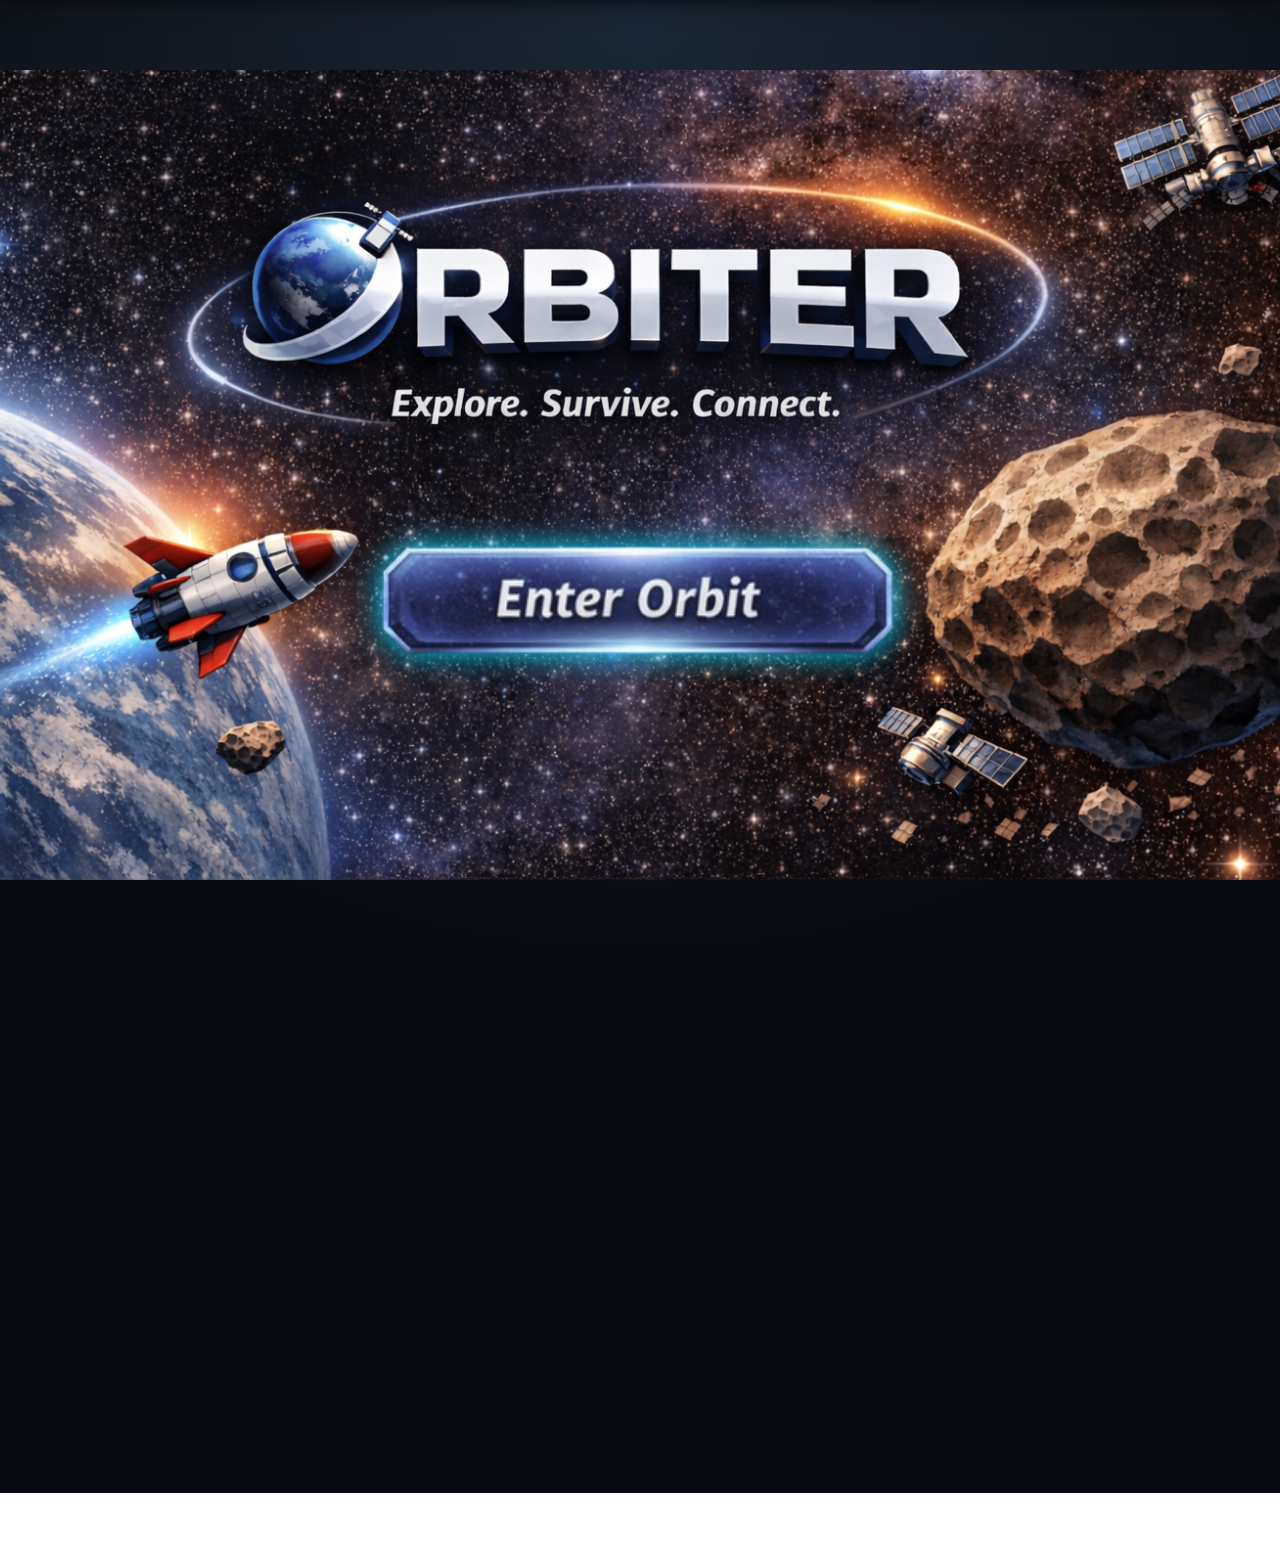
<file: index.html>
<!DOCTYPE html>
<html lang="en">
<head>
    <meta charset="UTF-8">
    <meta name="viewport" content="width=device-width, initial-scale=1.0">
    <title>Orbiter – Home</title>
    <link rel="icon" type="image/png" href="favicon.png">
    <link rel="stylesheet" href="styles.css">
    <button onclick="topFunction()" id="myBtn" title="Go to top">Top</button>
</head>
<script>
function startOrbiter() {
    document.body.classList.add('start');

    setTimeout(() => {
        document.getElementById('main-section')
            .scrollIntoView({ behavior: 'smooth' });
    }, 300);
}
</script>

<body class = "home">

<nav>
    <ul>
        <li class="brand">
            <a href="index.html">
                <img src="logo.png" class="logo">
                <span class="brand-text"></span>
            </a>
        </li>

                    <li><a href="index.html">Home</a></li>
            <li><a href="game.html">Game</a></li>
            <li><a href="details.html">Information</a></li>
            <li><a href="abs.html">About Us</a></li>
            <li><a href="cb.html" class="active">Chatbox</a></li>
    </ul>
</nav>

<!-- HERO SECTION -->
<section class="hero" id="hero">
    <img src="button.png" class="enter-img"
     onclick="startOrbiter()">
</section>

<!-- MAIN SECTION -->
<section class="section" id="main-section">
    <div class="spaceship">🚀</div>
    <h1>ORBITER</h1>
    <p class="changeable">Explore. Survive. Connect.</p>
    <p class="changeable">A space arcade experience built by Advit and Shaurya.</p>
    <p class="changeable">Dodge asteroids, collect coins, and travel deep into the cosmos.</p>
    <p class="changeable">Generated for 2026 DevPost hackathon.</p>
    
</section>

<button id="scrollTopBtn">↑</button>
<script>
const scrollBtn = document.getElementById("scrollTopBtn");

window.addEventListener("scroll", () => {
    if (window.scrollY > 300) {
        scrollBtn.classList.add("show");
    } else {
        scrollBtn.classList.remove("show");
    }
});

scrollBtn.addEventListener("click", () => {
    window.scrollTo({
        top: 0,
        behavior: "smooth"
    });
});
</script>

</body>
</html>
</file>
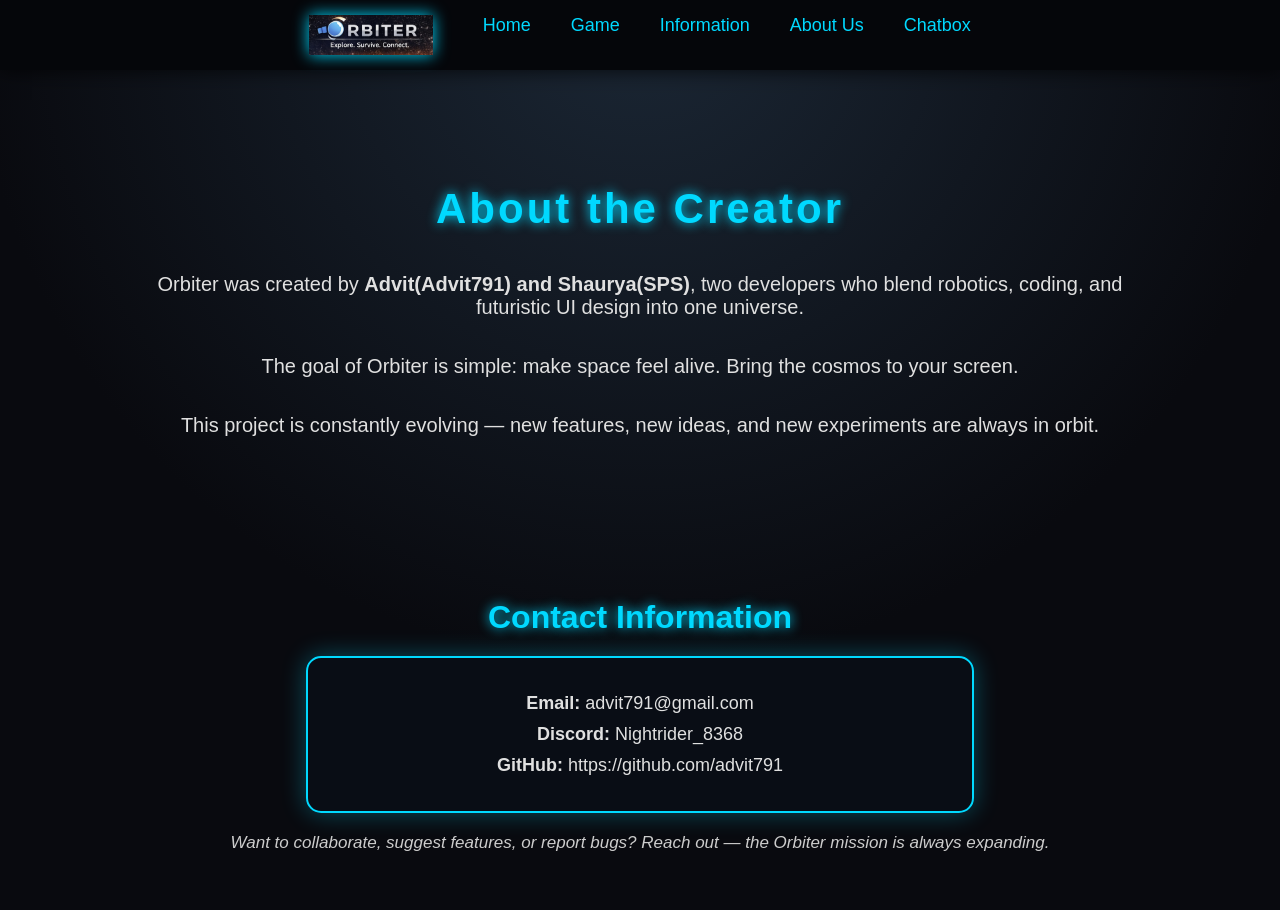
<file: abs.html>
<!DOCTYPE html>
<html lang="en">
<head>
    <meta charset="UTF-8">
    <meta name="viewport" content="width=device-width, initial-scale=1.0">
    <title>Orbiter – About Us</title>
    <link rel="icon" type="image/png" href="favicon.png">
    <link rel="stylesheet" href="styles.css">
</head>
<body>

<nav>
    <ul>
        <li class="brand">
            <a href="index.html">
                <img src="logo.png" class="logo">
                <span class="brand-text"></span>
            </a>
        </li>

                    <li><a href="index.html">Home</a></li>
            <li><a href="game.html">Game</a></li>
            <li><a href="details.html">Information</a></li>
            <li><a href="abs.html">About Us</a></li>
            <li><a href="cb.html" class="active">Chatbox</a></li>
    </ul>
</nav>
<section class="section">
    <h1>About the Creator</h1>

    <p class="changeable">
        Orbiter was created by <strong>Advit(Advit791) and Shaurya(SPS)</strong>, two developers who blend robotics, coding, and futuristic UI design into one universe.
    </p>

    <p class="changeable">
        The goal of Orbiter is simple: make space feel alive.  
        Bring the cosmos to your screen.
    </p>

    <p class="changeable">
        This project is constantly evolving — new features, new ideas, and new experiments are always in orbit.
    </p>
</section>

<section class="contact-section">
    <h2>Contact Information</h2>

    <div class="contact-card">
        <p><strong>Email:</strong> advit791@gmail.com</p>
        <p><strong>Discord:</strong> Nightrider_8368</p>
        <p><strong>GitHub:</strong> https://github.com/advit791</p>
    </div>

    <p class="contact-note">
        Want to collaborate, suggest features, or report bugs?  
        Reach out — the Orbiter mission is always expanding.
    </p>
</section>
<button id="scrollTopBtn">↑</button>
<script>
const scrollBtn = document.getElementById("scrollTopBtn");

window.addEventListener("scroll", () => {
    if (window.scrollY > 300) {
        scrollBtn.classList.add("show");
    } else {
        scrollBtn.classList.remove("show");
    }
});

scrollBtn.addEventListener("click", () => {
    window.scrollTo({
        top: 0,
        behavior: "smooth"
    });
});
</script>
</body>
</html>
</file>
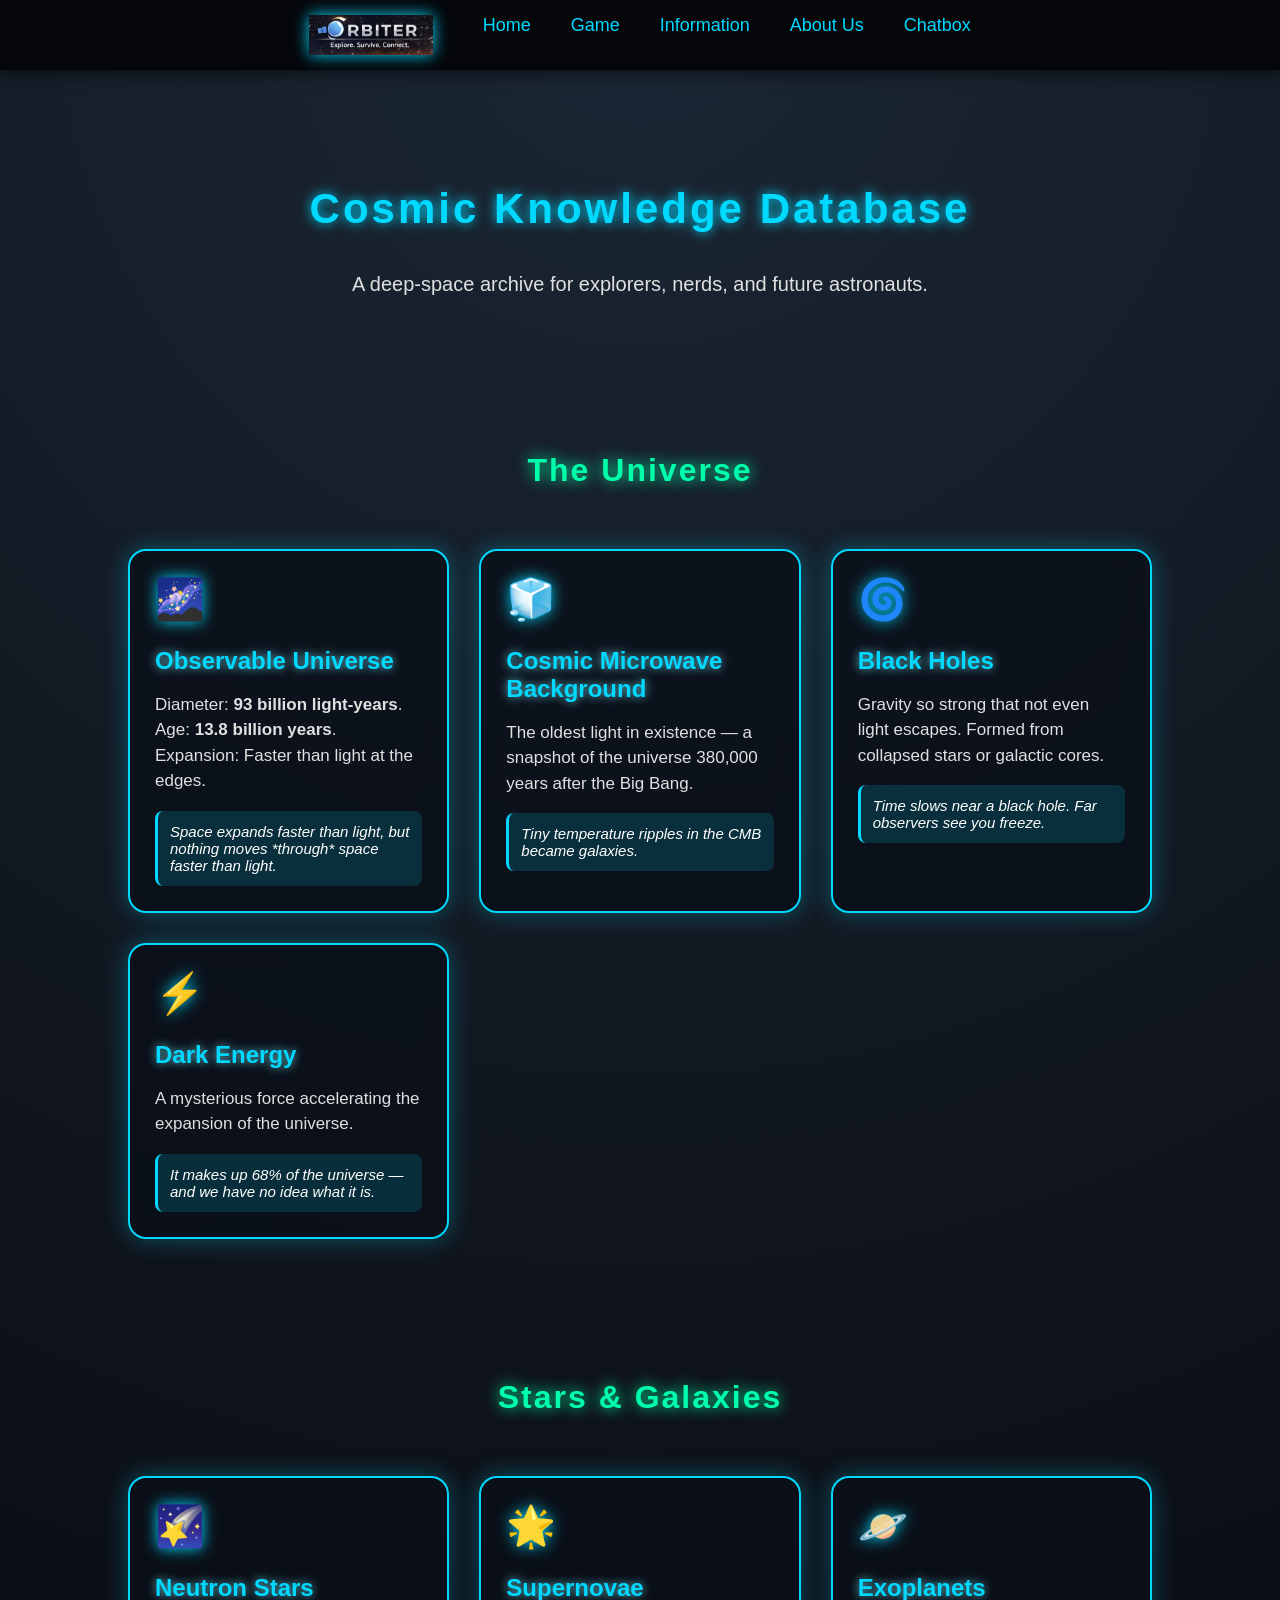
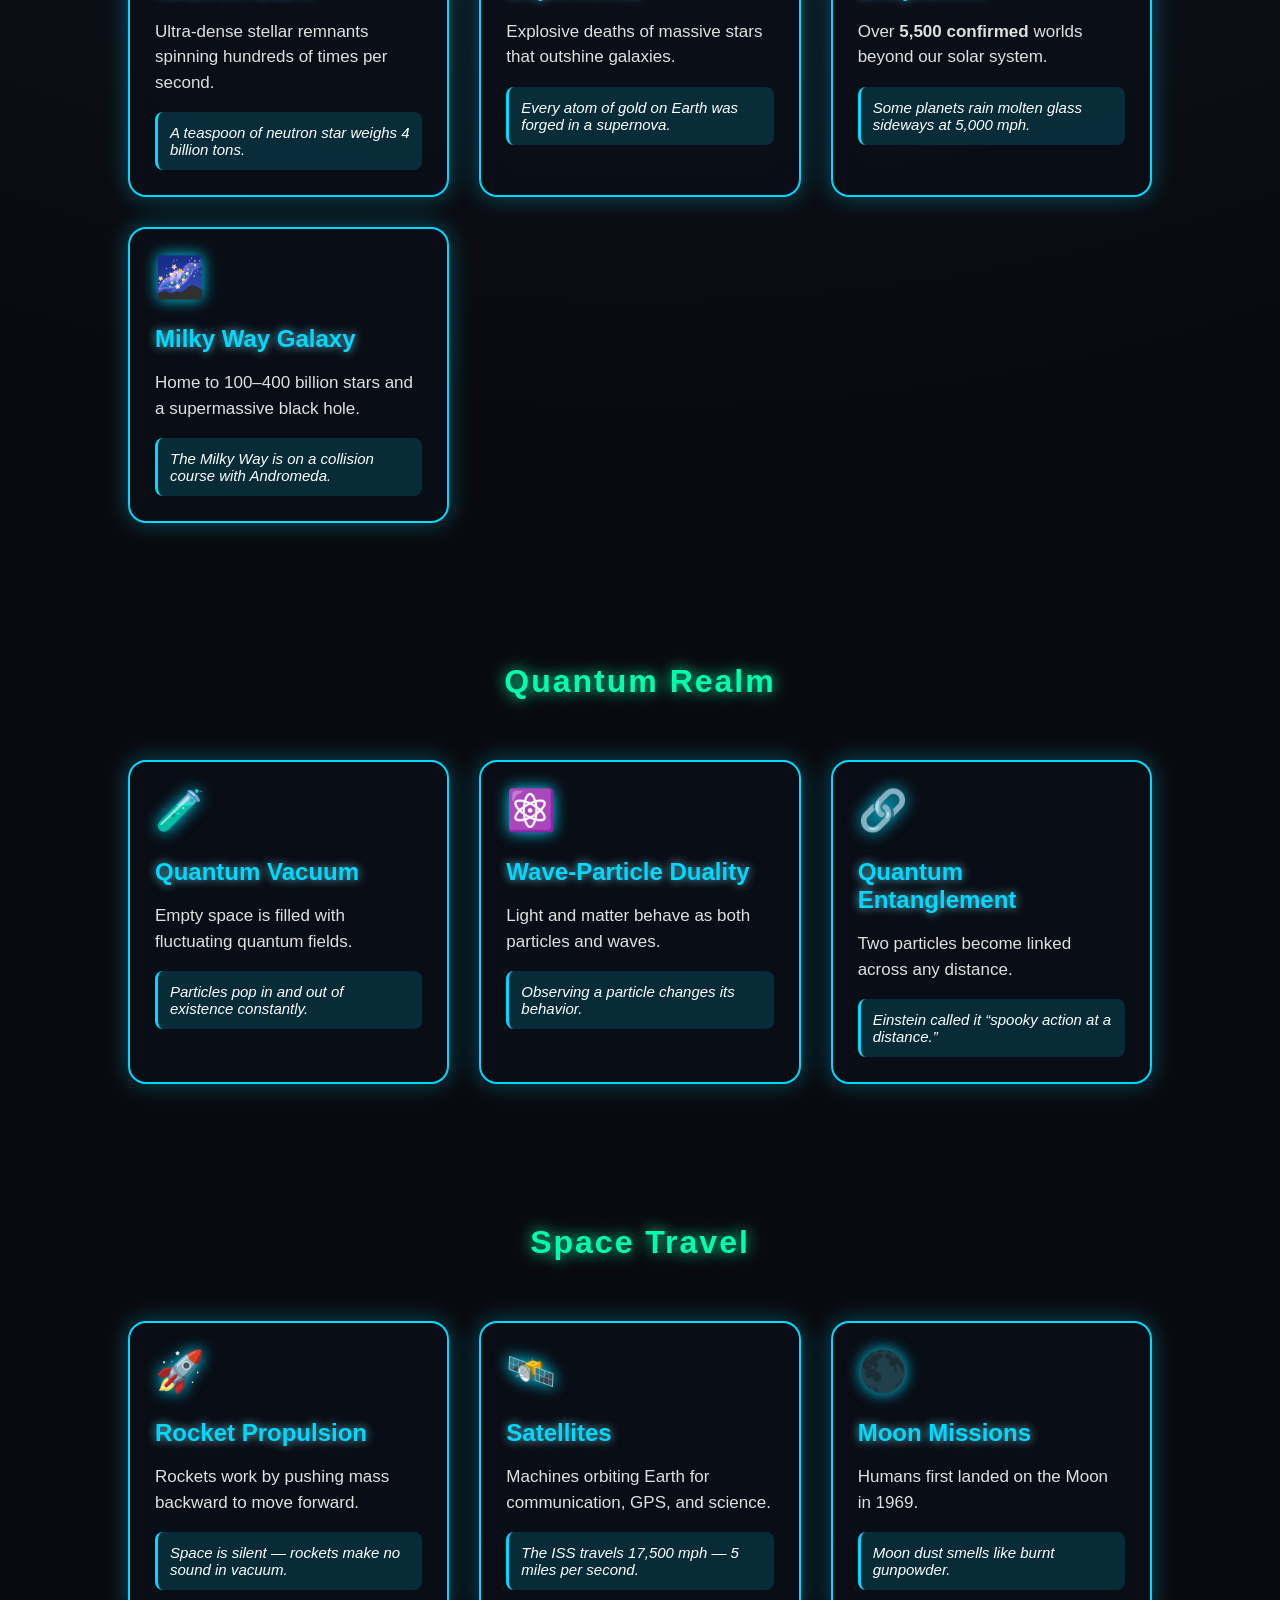
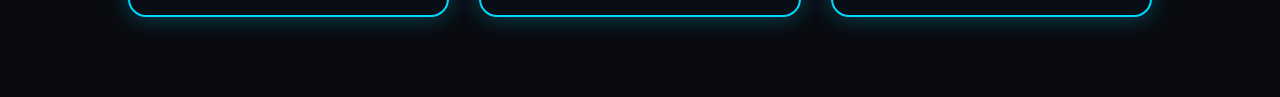
<file: details.html>
<!DOCTYPE html>
<html lang="en">
<head>
    <meta charset="UTF-8">
    <meta name="viewport" content="width=device-width, initial-scale=1.0">
    <title>Orbiter – Information</title>
    <link rel="stylesheet" href="styles.css">
</head>
<body>

<nav>
    <ul>
        <li class="brand">
            <a href="index.html">
                <img src="logo.png" class="logo">
                <span class="brand-text"></span>
            </a>
        </li>

                   <li><a href="index.html">Home</a></li>
            <li><a href="game.html">Game</a></li>
            <li><a href="details.html">Information</a></li>
            <li><a href="abs.html">About Us</a></li>
            <li><a href="cb.html" class="active">Chatbox</a></li>
    </ul>
</nav>

<section class="section">
    <h1>Cosmic Knowledge Database</h1>
    <p class="changeable">A deep‑space archive for explorers, nerds, and future astronauts.</p>
</section>

<!-- ===========================
     CATEGORY: THE UNIVERSE
     =========================== -->
<h2 class="category-title">The Universe</h2>
<section class="universe-database">

    <div class="data-card">
        <div class="icon">🌌</div>
        <h3>Observable Universe</h3>
        <p>
            Diameter: <strong>93 billion light‑years</strong>.  
            Age: <strong>13.8 billion years</strong>.  
            Expansion: Faster than light at the edges.
        </p>
        <div class="microfact">
            Space expands faster than light, but nothing moves *through* space faster than light.
        </div>
    </div>

    <div class="data-card">
        <div class="icon">🧊</div>
        <h3>Cosmic Microwave Background</h3>
        <p>
            The oldest light in existence — a snapshot of the universe 380,000 years after the Big Bang.
        </p>
        <div class="microfact">
            Tiny temperature ripples in the CMB became galaxies.
        </div>
    </div>

    <div class="data-card">
        <div class="icon">🌀</div>
        <h3>Black Holes</h3>
        <p>
            Gravity so strong that not even light escapes. Formed from collapsed stars or galactic cores.
        </p>
        <div class="microfact">
            Time slows near a black hole. Far observers see you freeze.
        </div>
    </div>

    <div class="data-card">
        <div class="icon">⚡</div>
        <h3>Dark Energy</h3>
        <p>
            A mysterious force accelerating the expansion of the universe.
        </p>
        <div class="microfact">
            It makes up 68% of the universe — and we have no idea what it is.
        </div>
    </div>

</section>

<!-- ===========================
     CATEGORY: STARS & GALAXIES
     =========================== -->
<h2 class="category-title">Stars & Galaxies</h2>
<section class="universe-database">

    <div class="data-card">
        <div class="icon">🌠</div>
        <h3>Neutron Stars</h3>
        <p>
            Ultra‑dense stellar remnants spinning hundreds of times per second.
        </p>
        <div class="microfact">
            A teaspoon of neutron star weighs 4 billion tons.
        </div>
    </div>

    <div class="data-card">
        <div class="icon">🌟</div>
        <h3>Supernovae</h3>
        <p>
            Explosive deaths of massive stars that outshine galaxies.
        </p>
        <div class="microfact">
            Every atom of gold on Earth was forged in a supernova.
        </div>
    </div>

    <div class="data-card">
        <div class="icon">🪐</div>
        <h3>Exoplanets</h3>
        <p>
            Over <strong>5,500 confirmed</strong> worlds beyond our solar system.
        </p>
        <div class="microfact">
            Some planets rain molten glass sideways at 5,000 mph.
        </div>
    </div>

    <div class="data-card">
        <div class="icon">🌌</div>
        <h3>Milky Way Galaxy</h3>
        <p>
            Home to 100–400 billion stars and a supermassive black hole.
        </p>
        <div class="microfact">
            The Milky Way is on a collision course with Andromeda.
        </div>
    </div>

</section>

<!-- ===========================
     CATEGORY: QUANTUM REALM
     =========================== -->
<h2 class="category-title">Quantum Realm</h2>
<section class="universe-database">

    <div class="data-card">
        <div class="icon">🧪</div>
        <h3>Quantum Vacuum</h3>
        <p>
            Empty space is filled with fluctuating quantum fields.
        </p>
        <div class="microfact">
            Particles pop in and out of existence constantly.
        </div>
    </div>

    <div class="data-card">
        <div class="icon">⚛️</div>
        <h3>Wave‑Particle Duality</h3>
        <p>
            Light and matter behave as both particles and waves.
        </p>
        <div class="microfact">
            Observing a particle changes its behavior.
        </div>
    </div>

    <div class="data-card">
        <div class="icon">🔗</div>
        <h3>Quantum Entanglement</h3>
        <p>
            Two particles become linked across any distance.
        </p>
        <div class="microfact">
            Einstein called it “spooky action at a distance.”
        </div>
    </div>

</section>

<!-- ===========================
     CATEGORY: SPACE TRAVEL
     =========================== -->
<h2 class="category-title">Space Travel</h2>
<section class="universe-database">

    <div class="data-card">
        <div class="icon">🚀</div>
        <h3>Rocket Propulsion</h3>
        <p>
            Rockets work by pushing mass backward to move forward.
        </p>
        <div class="microfact">
            Space is silent — rockets make no sound in vacuum.
        </div>
    </div>

    <div class="data-card">
        <div class="icon">🛰️</div>
        <h3>Satellites</h3>
        <p>
            Machines orbiting Earth for communication, GPS, and science.
        </p>
        <div class="microfact">
            The ISS travels 17,500 mph — 5 miles per second.
        </div>
    </div>

    <div class="data-card">
        <div class="icon">🌑</div>
        <h3>Moon Missions</h3>
        <p>
            Humans first landed on the Moon in 1969.
        </p>
        <div class="microfact">
            Moon dust smells like burnt gunpowder.
        </div>
    </div>

</section>
<button id="scrollTopBtn">↑</button>
<script>
const scrollBtn = document.getElementById("scrollTopBtn");

window.addEventListener("scroll", () => {
    if (window.scrollY > 300) {
        scrollBtn.classList.add("show");
    } else {
        scrollBtn.classList.remove("show");
    }
});

scrollBtn.addEventListener("click", () => {
    window.scrollTo({
        top: 0,
        behavior: "smooth"
    });
});
</script>
</body>
</html>
</file>
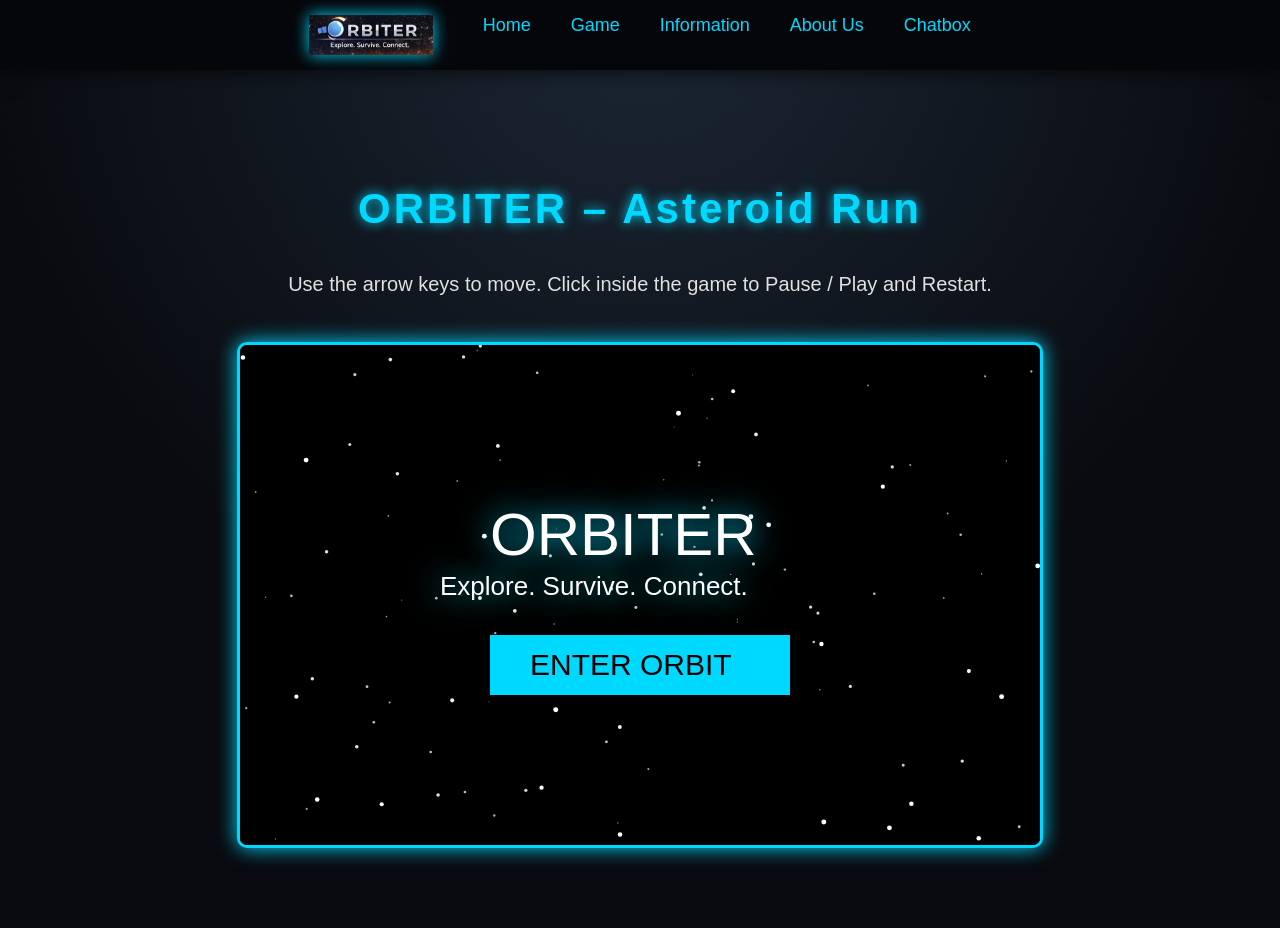
<file: game.html>
<!DOCTYPE html>
<html lang="en">
<head>
    <meta charset="UTF-8">
    <meta name="viewport" content="width=device-width, initial-scale=1.0">
    <title>Orbiter – Game</title>
    <link rel="icon" type="image/png" href="favicon.png">
    <link rel="stylesheet" href="styles.css">
</head>
<body>

<nav>
    <ul>
        <li class="brand">
            <a href="index.html">
                <img src="logo.png" class="logo">
                <span class="brand-text"></span>
            </a>
        </li>

                    <li><a href="index.html">Home</a></li>
            <li><a href="game.html">Game</a></li>
            <li><a href="details.html">Information</a></li>
            <li><a href="abs.html">About Us</a></li>
            <li><a href="cb.html" class="active">Chatbox</a></li>
    </ul>
</nav>

<section class="section" id="gameSection">
    <h1>ORBITER – Asteroid Run</h1>
    <p class="changeable">Use the arrow keys to move. Click inside the game to Pause / Play and Restart.</p>
    <canvas id="gameCanvas" width="800" height="500"></canvas>
</section>

<script src="game.js"></script>
<script>
window.onload = () => {
    document.getElementById("gameSection").scrollIntoView({ behavior: "smooth" });
};
</script>
<button id="scrollTopBtn">↑</button>
<script>
const scrollBtn = document.getElementById("scrollTopBtn");

window.addEventListener("scroll", () => {
    if (window.scrollY > 300) {
        scrollBtn.classList.add("show");
    } else {
        scrollBtn.classList.remove("show");
    }
});

scrollBtn.addEventListener("click", () => {
    window.scrollTo({
        top: 0,
        behavior: "smooth"
    });
});
</script>
</body>
</html>
</file>
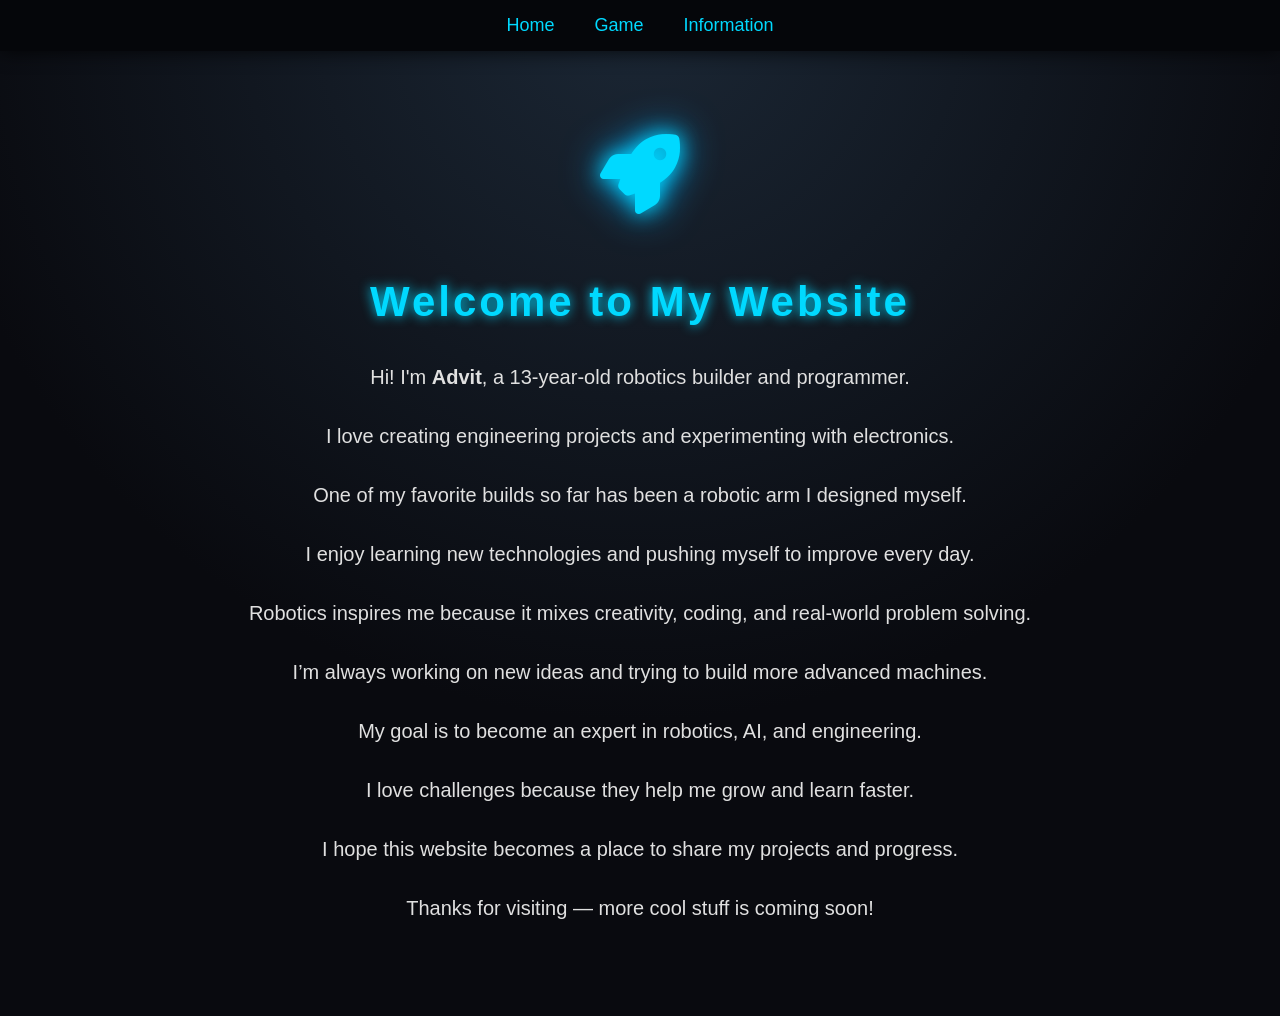
<file: home.html>
<!DOCTYPE html>
<html lang="en">
<head>
    <meta charset="UTF-8">
    <meta name="viewport" content="width=device-width, initial-scale=1.0">
    <title>Home - Advit's Website</title>
    <link rel="stylesheet" href="styles.css">

    <!-- Font Awesome for spaceship icon -->
    <link rel="stylesheet" href="https://cdnjs.cloudflare.com/ajax/libs/font-awesome/6.5.0/css/all.min.css">
</head>
<body>

    <nav>
        <ul>
            <li><a href="home.html">Home</a></li>
            <li><a href="game.html">Game</a></li>
            <li><a href="details.html">Information</a></li>
        </ul>
    </nav>

    <section class="section">

        <!-- 3D Spaceship Icon -->
        <div class="spaceship">
            <i class="fa-solid fa-rocket"></i>
        </div>

        <h1>Welcome to My Website</h1>

        <!-- CHANGEABLE TEXT 1 -->
        <p class="changeable">
            Hi! I'm <strong>Advit</strong>, a 13-year-old robotics builder and programmer.
        </p>

        <!-- CHANGEABLE TEXT 2 -->
        <p class="changeable">
            I love creating engineering projects and experimenting with electronics.
        </p>

        <!-- CHANGEABLE TEXT 3 -->
        <p class="changeable">
            One of my favorite builds so far has been a robotic arm I designed myself.
        </p>

        <!-- CHANGEABLE TEXT 4 -->
        <p class="changeable">
            I enjoy learning new technologies and pushing myself to improve every day.
        </p>

        <!-- CHANGEABLE TEXT 5 -->
        <p class="changeable">
            Robotics inspires me because it mixes creativity, coding, and real-world problem solving.
        </p>

        <!-- CHANGEABLE TEXT 6 -->
        <p class="changeable">
            I’m always working on new ideas and trying to build more advanced machines.
        </p>

        <!-- CHANGEABLE TEXT 7 -->
        <p class="changeable">
            My goal is to become an expert in robotics, AI, and engineering.
        </p>

        <!-- CHANGEABLE TEXT 8 -->
        <p class="changeable">
            I love challenges because they help me grow and learn faster.
        </p>

        <!-- CHANGEABLE TEXT 9 -->
        <p class="changeable">
            I hope this website becomes a place to share my projects and progress.
        </p>

        <!-- CHANGEABLE TEXT 10 -->
        <p class="changeable">
            Thanks for visiting — more cool stuff is coming soon!
        </p>

    </section>

</body>
</html>
</file>
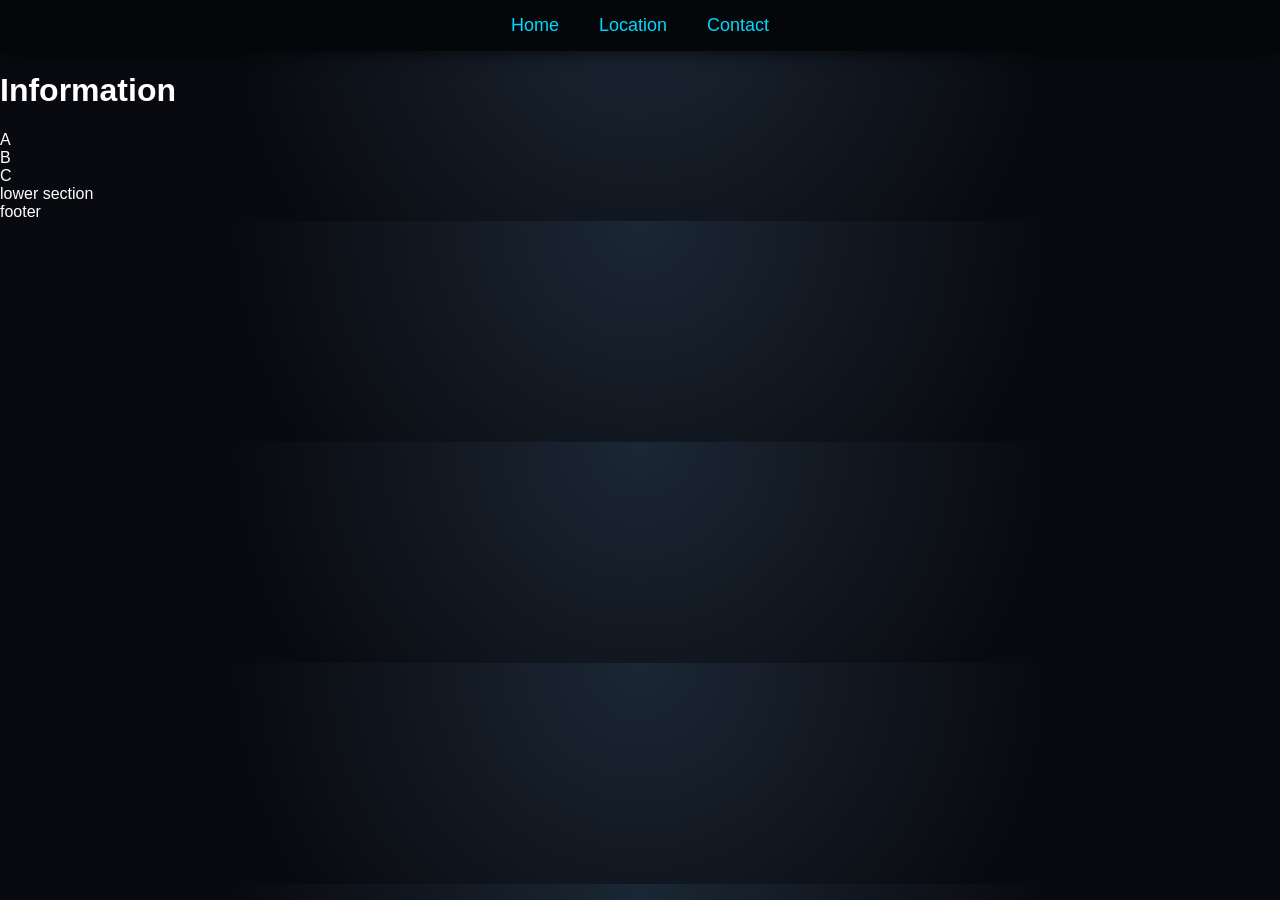
<file: location.html>
<!DOCTYPE html>
<html>
    <head>
        <title>My Page</title>
        <link rel="stylesheet" href="styles.css">
        
    </head>

    <body>
        <header><nav>
            <ul>
                <li><a href="index.html">Home</a></li>
                <li><a href="location.html">Location</a></li>
                <li><a href="contact.html">Contact</a></li>
            </ul>
        </nav><h1>Information
        </h1></header>
        <section><div>A</div>
        <Div>B</Div>
        <div>C</div>
        </section>
        <section>lower section </section>
        <footer>footer</footer>

</html>
</file>
<file: styles.css>
@import url('https://fonts.googleapis.com/css2?family=Orbitron:wght@400;700&display=swap');

/* ===========================
   GLOBAL
   =========================== */
body {
    margin: 0;
    font-family: 'Segoe UI', Tahoma, Geneva, Verdana, sans-serif;
    background: radial-gradient(circle at top, #1b2735 0, #090a0f 60%);
    color: white;
}

html, body {
    overflow-x: hidden;
}

/* ===========================
   NAVBAR
   =========================== */
nav {
    background: #05060a;
    padding: 15px 0;
    position: sticky;
    top: 0;
    z-index: 1000;
    box-shadow: 0 0 20px rgba(0,0,0,0.8);
}

nav ul {
    list-style: none;
    display: flex;
    justify-content: center;
    gap: 40px;
    padding: 0;
    margin: 0;
}

nav ul li a {
    color: #00d9ff;
    text-decoration: none;
    font-size: 18px;
    transition: 0.3s;
}

nav ul li a:hover {
    color: #00ffaa;
    text-shadow: 0 0 10px #00ffaa;
}

/* ===========================
   GENERIC SECTION
   =========================== */
.section {
    padding: 80px 10%;
    text-align: center;
    animation: fadeIn 1s ease-in-out;
    display: flex;
    flex-direction: column;
    align-items: center;
}

/* ===========================
   HEADERS / TEXT
   =========================== */
.section h1 {
    font-size: 42px;
    margin-bottom: 20px;
    color: #00d9ff;
    text-shadow: 0 0 12px #00d9ff;
    letter-spacing: 3px;
}

.changeable {
    font-size: 20px;
    color: #e0e0e0;
    margin-bottom: 16px;
}

/* ===========================
   HOME ICON
   =========================== */
.spaceship {
    font-size: 80px;
    color: #00d9ff;
    margin-bottom: 20px;
    animation: float 3s ease-in-out infinite;
    text-shadow: 0 0 20px #00d9ff, 0 0 40px #00aaff;
}

@keyframes float {
    0% { transform: translateY(0px); }
    50% { transform: translateY(-15px); }
    100% { transform: translateY(0px); }
}

/* ===========================
   GAME CANVAS
   =========================== */
#gameCanvas {
    background: black;
    border: 3px solid #00d9ff;
    box-shadow: 0 0 20px #00d9ff;
    display: block;
    margin-top: 30px;
    border-radius: 10px;
}

/* ===========================
   DETAILS PAGE — UNIVERSE DATABASE
   =========================== */
.universe-database {
    display: grid;
    grid-template-columns: repeat(auto-fit, minmax(260px, 1fr));
    gap: 30px;
    padding: 40px 10% 80px 10%;
}

.data-card {
    background: rgba(10, 15, 25, 0.75);
    border: 2px solid #00d9ff;
    border-radius: 18px;
    padding: 25px;
    box-shadow: 0 0 25px #00d9ff55;
    backdrop-filter: blur(12px);
    transition: transform 0.4s ease, box-shadow 0.4s ease;
    cursor: pointer;
    position: relative;
    transform-style: preserve-3d;
}

.data-card:hover {
    transform: translateY(-12px) scale(1.05) rotateX(6deg);
    box-shadow: 0 0 40px #00d9ff, 0 0 70px #00aaff;
}

.data-card .icon {
    font-size: 40px;
    margin-bottom: 10px;
    text-shadow: 0 0 15px #00d9ff;
}

.data-card h3 {
    color: #00d9ff;
    font-size: 24px;
    margin-bottom: 10px;
    text-shadow: 0 0 10px #64c4d4;
}

.data-card p {
    color: #e0e0e0;
    font-size: 17px;
    line-height: 1.5;
}

.microfact {
    margin-top: 15px;
    padding: 12px;
    background: rgba(0, 217, 255, 0.15);
    border-left: 3px solid #00d9ff;
    color: #ffffff;
    font-size: 15px;
    font-style: italic;
    border-radius: 8px;
}

/* ===========================
   ANIMATIONS
   =========================== */
@keyframes fadeIn {
    from { opacity: 0; transform: translateY(10px); }
    to { opacity: 1; transform: translateY(0); }
}

/* ===========================
   CONTACT SECTION
   =========================== */
.contact-section {
    padding: 40px 10%;
    text-align: center;
}

.contact-section h2 {
    font-size: 32px;
    color: #00d9ff;
    text-shadow: 0 0 12px #00d9ff;
    margin-bottom: 20px;
}

.contact-card {
    background: rgba(10, 15, 25, 0.75);
    border: 2px solid #00d9ff;
    border-radius: 15px;
    padding: 25px;
    width: 60%;
    margin: auto;
    box-shadow: 0 0 25px #00d9ff55;
    backdrop-filter: blur(12px);
    transition: 0.4s ease;
}

.contact-card:hover {
    transform: translateY(-10px) scale(1.03);
    box-shadow: 0 0 40px #00d9ff, 0 0 70px #00aaff;
}

.contact-card p {
    font-size: 18px;
    color: #e0e0e0;
    margin: 10px 0;
}

.contact-note {
    margin-top: 20px;
    font-size: 17px;
    color: #cccccc;
    font-style: italic;
}

.category-title {
    text-align: center;
    font-size: 32px;
    margin-top: 60px;
    margin-bottom: 20px;
    color: #00ffaa;
    text-shadow: 0 0 15px #00ffaa;
    letter-spacing: 2px;
}

/* NAVBAR BRAND (logo + text) */
.brand a {
    display: flex;
    align-items: center;
    gap: 10px;
}

/* LOGO IMAGE */
.logo {
    height: 40px;
    width: auto;
    filter: drop-shadow(0 0 8px #00d9ff);
    transition: 0.2s ease;
}

.logo:hover {
    transform: scale(1.08);
    filter: drop-shadow(0 0 12px #00ffaa);
}

/* BRAND TEXT */
.brand-text {
    font-size: 22px;
    font-weight: 600;
    color: white;
    text-shadow: 0 0 10px #00d9ff;
    letter-spacing: 1px;
}

.brand-text:hover {
    color: #00ffaa;
    text-shadow: 0 0 15px #00ffaa;
}

/* ===========================
   HERO BACKGROUND
   =========================== */
.hero {
    width: 100%;
    height: 100vh;
    background: url("homepage.png") center/cover no-repeat;
    position: relative;
    display: flex;
    justify-content: center;
    align-items: flex-end;
    padding-bottom: 10px;
    transition: transform 1s ease-in-out;
}
.hero {
    width: 100%;
    height: 70vh; /* shorter hero */
    background: url("homepage.png") center/cover no-repeat;
    position: relative;
    display: flex;
    justify-content: center;
    align-items: flex-end;
    padding-bottom: 180px; /* move button UP */
    transition: transform 1.2s ease-in-out, filter 1.2s ease-in-out;
}

/* ===========================
   IMAGE BUTTON
   =========================== */
.enter-img {
    height: 180px;
    width: auto;
    cursor: pointer;
    transition: 0.25s ease;
    filter: drop-shadow(0 0 15px #00d9ff);
}

.enter-img:hover {
    transform: scale(1.08);
    filter: drop-shadow(0 0 25px #00ffaa);
}

/* ===========================
   HERO SLIDE-UP + TEXT REVEAL
   =========================== */
#hero.slide-away {
    transform: translateY(-100vh);
}

#main-section {
    opacity: 0;
    transform: translateY(40px);
    transition: opacity 1s ease-in-out 0.3s, transform 1s ease-in-out 0.3s;
}

#hero.slide-away + #main-section {
    opacity: 1;
    transform: translateY(0);
}
/* ===========================
   HERO ZOOM + TEXT FLOAT
   =========================== */

/* Initial hero state */
.hero {
    transform: scale(1);
    transition: transform 1.2s ease-in-out;
}

/* When clicked → hero zooms in */
body.start .hero {
    transform: scale(1.25);
    filter: brightness(0.4);
}

/* Text starts hidden */
#main-section {
    opacity: 0;
    transform: translateY(60px);
    transition: opacity 1s ease-in-out 0.4s, transform 1s ease-in-out 0.4s;
}

/* When clicked → text floats up */
body.start #main-section {
    opacity: 1;
    transform: translateY(0);
}
/* NAVBAR SLIDE DOWN */
/* NAVBAR SLIDE ONLY ON HOME PAGE */
.home nav {
    transform: translateY(-100%);
    transition: transform 0.8s ease-in-out;
}

.home.start nav {
    transform: translateY(0);
}

/* Hide hero after animation */
body.start .hero {
    opacity: 0;
    pointer-events: none;
    transition: opacity 0.8s ease-in-out 0.6s;
}
/* HERO COLLAPSE AFTER START */
body.start .hero {
    opacity: 0;
    transform: scale(1.25);
    filter: brightness(0.4);
    height: 0;
    padding: 0;
    overflow: hidden;
    transition: 
        opacity 0.8s ease-in-out,
        transform 1.2s ease-in-out,
        filter 1.2s ease-in-out,
        height 0.8s ease-in-out 0.6s,
        padding 0.8s ease-in-out 0.6s;
}
#myBtn {
  display: none; /* Hidden by default */
  position: fixed; /* Fixed/sticky position */
  bottom: 20px; /* Place the button at the bottom of the page */
  right: 30px; /* Place the button 30px from the right */
  z-index: 99; /* Make sure it does not overlap */
  border: none; /* Remove borders */
  outline: none; /* Remove outline */
  background-color: red; /* Set a background color */
  color: white; /* Text color */
  cursor: pointer; /* Add a mouse pointer on hover */
  padding: 15px; /* Some padding */
  border-radius: 10px; /* Rounded corners */
  font-size: 18px; /* Increase font size */
}

#myBtn:hover {
  background-color: #555; /* Add a dark-grey background on hover */
}
#scrollTopBtn {
    position: fixed;
    bottom: 30px;
    right: 30px;
    width: 55px;
    height: 55px;
    border: none;
    border-radius: 50%;
    background: #00eaff;
    color: #000;
    font-size: 26px;
    cursor: pointer;
    box-shadow: 0 0 12px #00eaff, 0 0 25px #00eaff;
    opacity: 0;
    transform: scale(0.8);
    pointer-events: none;
    transition: opacity 0.3s ease, transform 0.3s ease;
    z-index: 9999;
}

#scrollTopBtn.show {
    opacity: 1;
    transform: scale(1);
    pointer-events: auto;
}
/* CHATBOX PAGE */
#chat-wrapper {
    width: 100%;
    display: flex;
    flex-direction: column;
    align-items: center;
    margin-top: 120px;
    color: white;
}

.chat-title {
    font-size: 2rem;
    margin-bottom: 20px;
    letter-spacing: 2px;
}

/* CHATBOX */
#chat-container {
    width: 400px;
    height: 550px;
    border: 2px solid #0ff;
    border-radius: 12px;
    padding: 15px;
    background: rgba(0, 0, 0, 0.65);
    display: flex;
    flex-direction: column;
    backdrop-filter: blur(6px);
}

#chat-log {
    flex: 1;
    overflow-y: auto;
    margin-bottom: 12px;
}

#chat-input {
    display: flex;
    gap: 10px;
}

#chat-input input {
    flex: 1;
    padding: 10px;
    border-radius: 6px;
    border: none;
}

#chat-input button {
    padding: 10px 16px;
    border: none;
    background: #0ff;
    color: black;
    font-weight: bold;
    border-radius: 6px;
    cursor: pointer;
}
</file>
